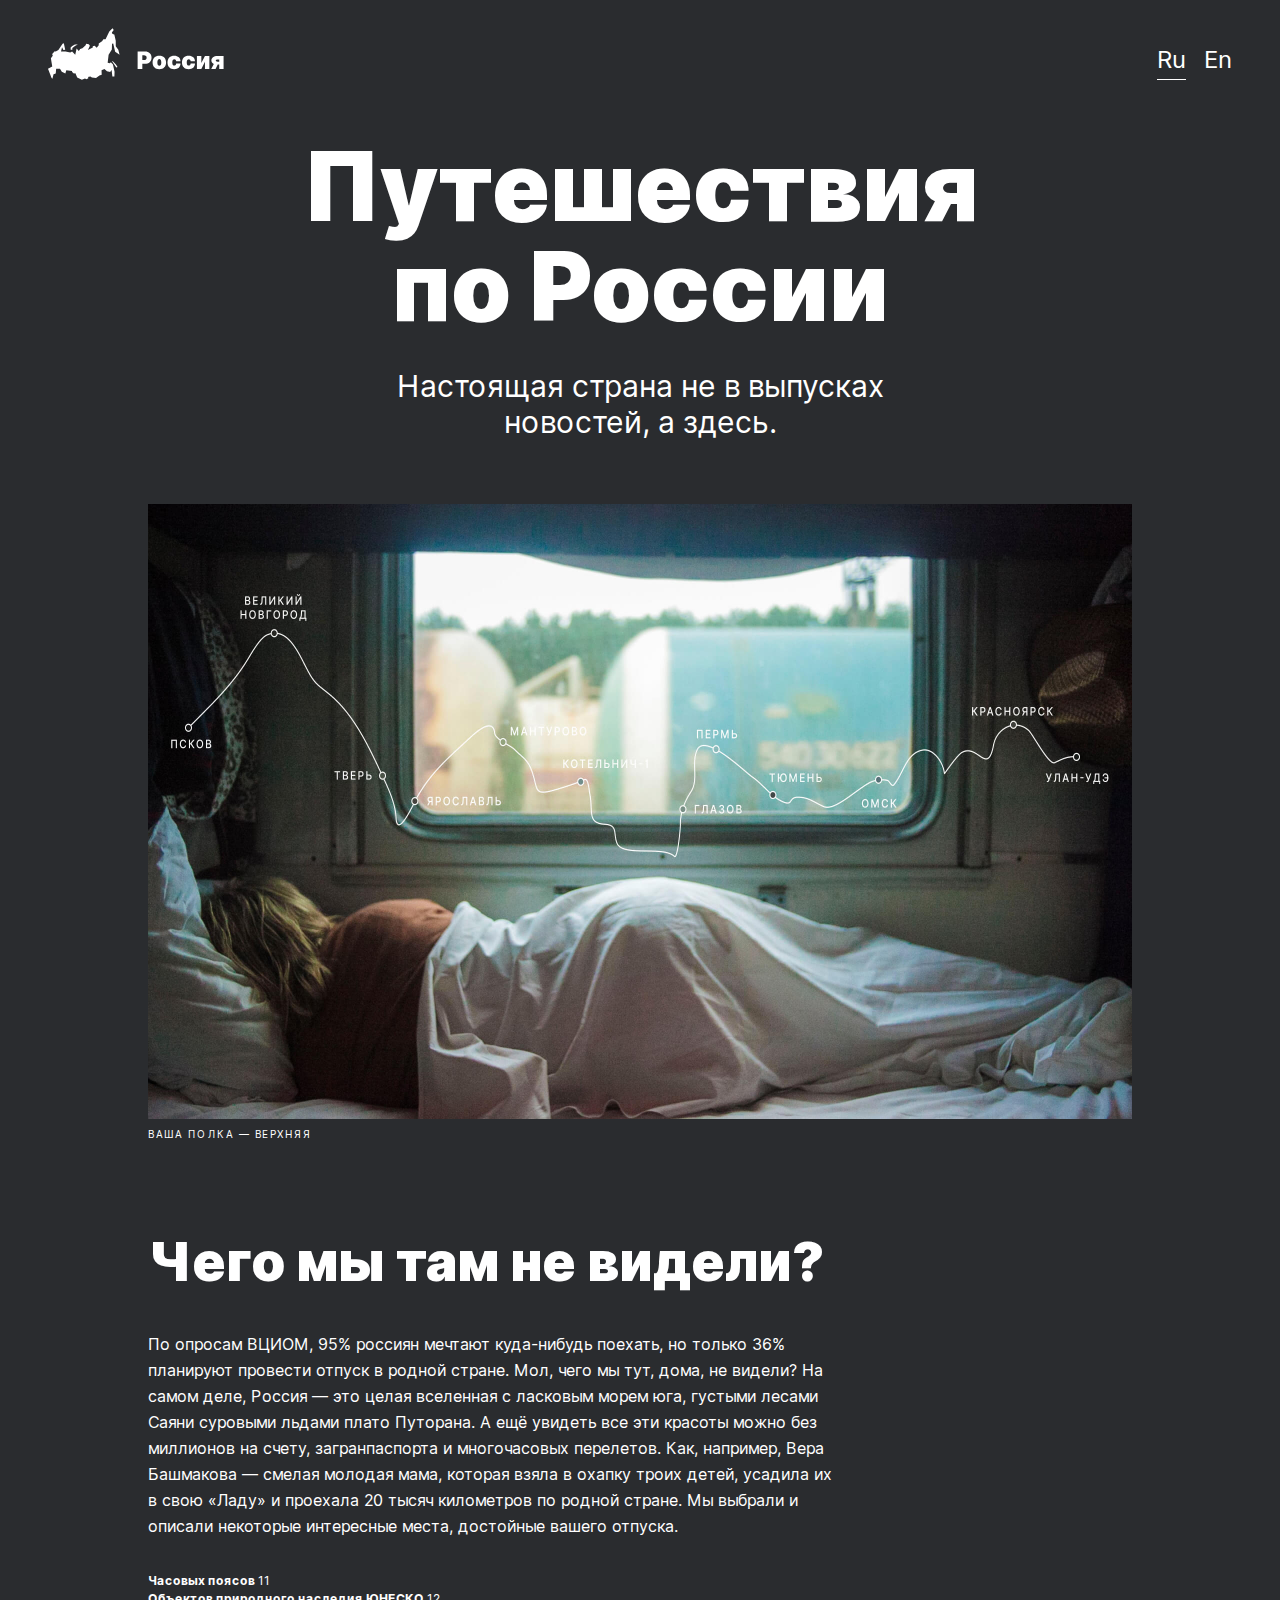
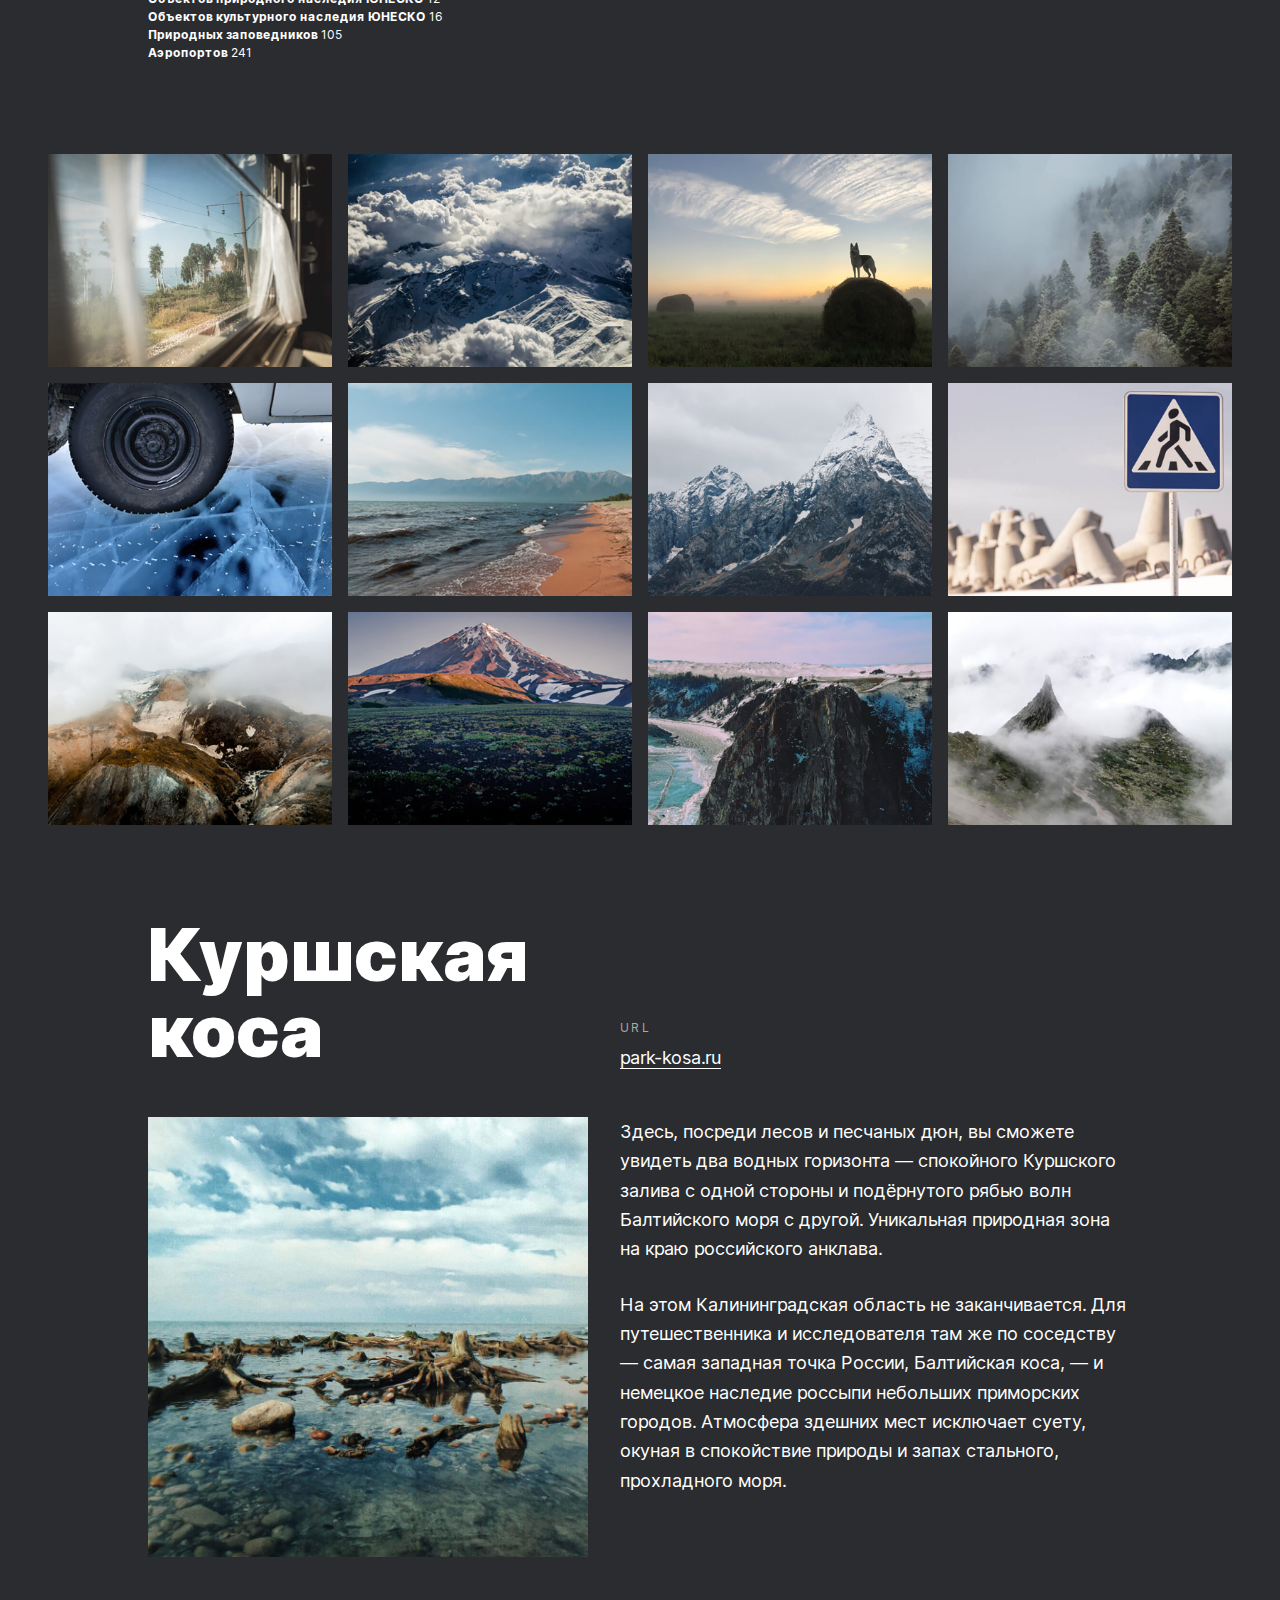
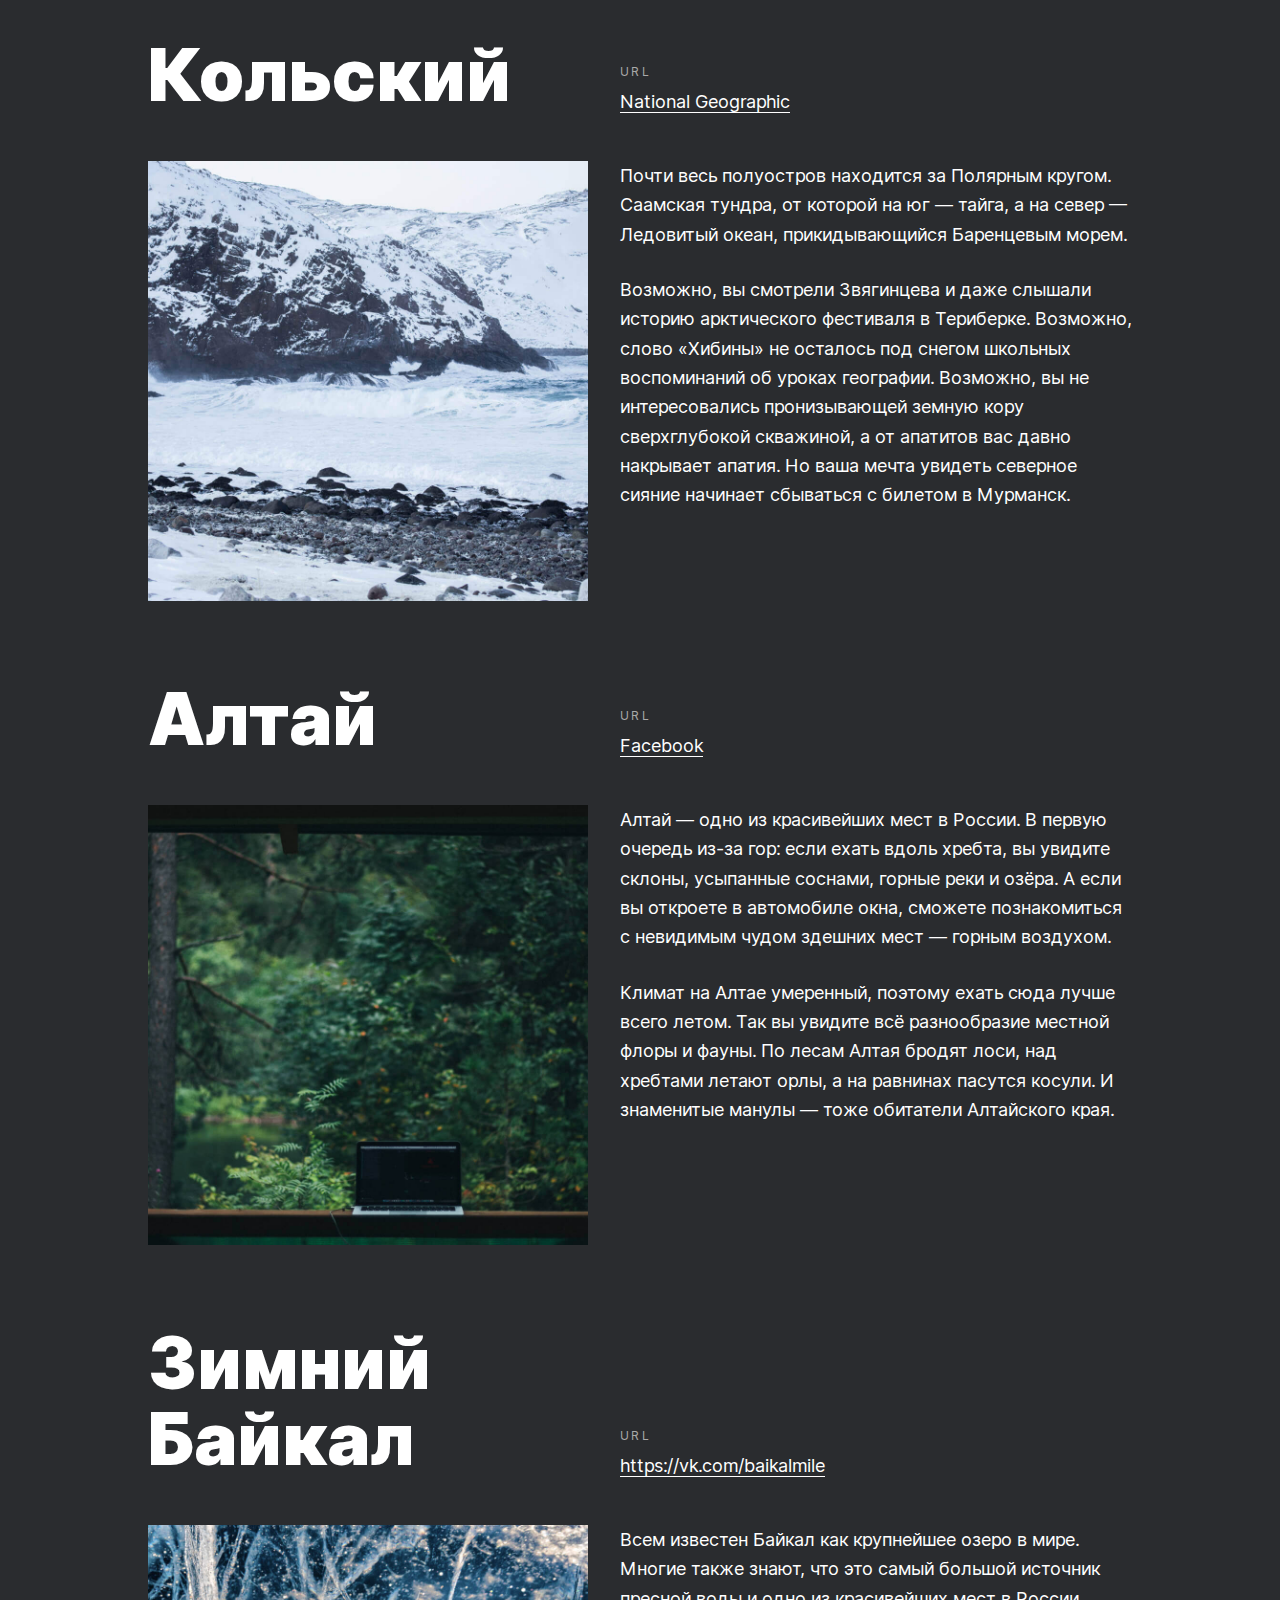
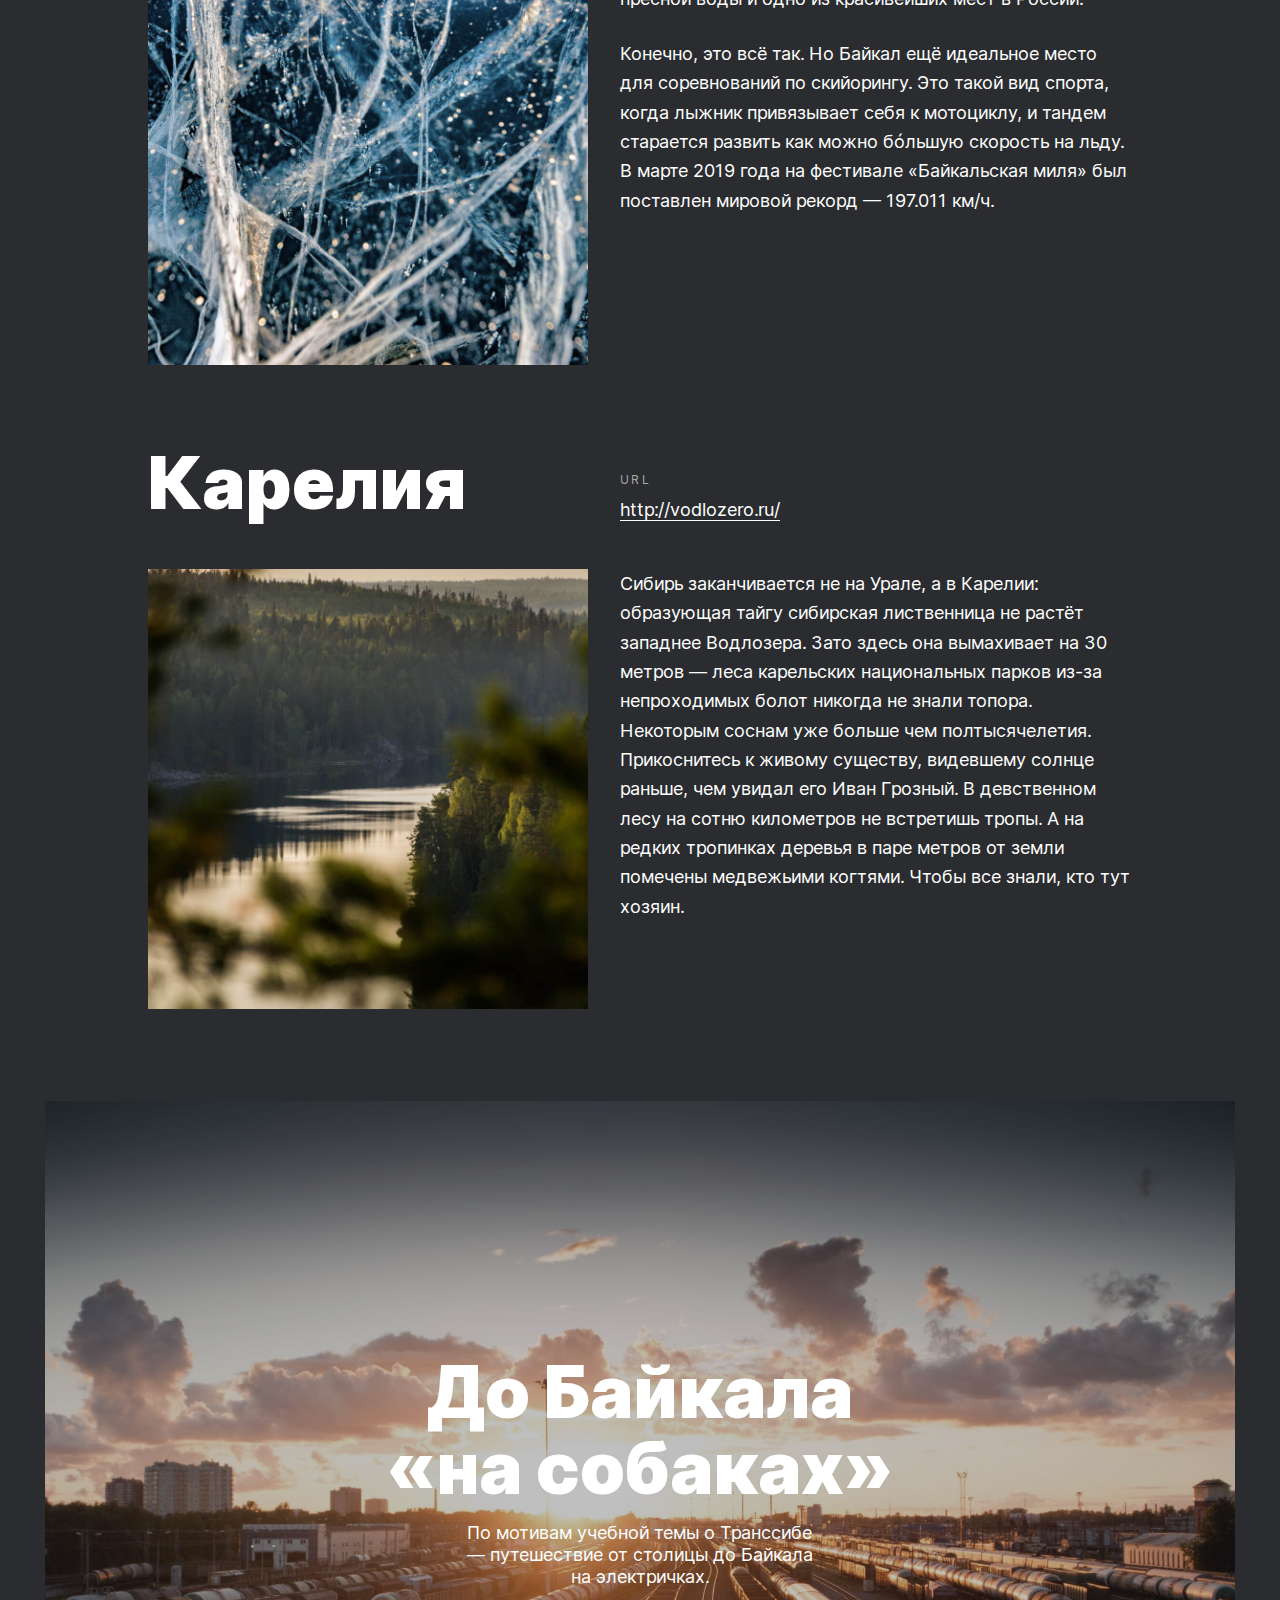
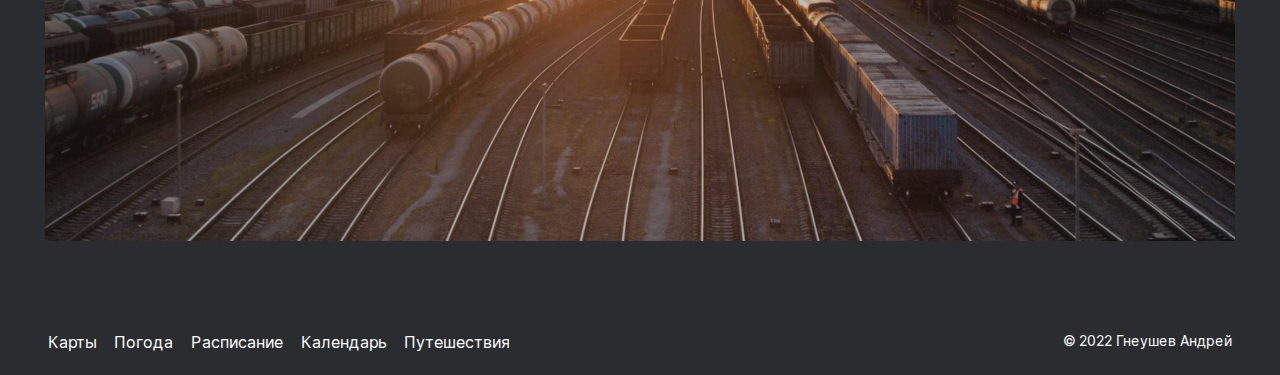
<file: index.html>
<!DOCTYPE html>
<html lang="ru">

<head>
    <meta charset="UTF-8">
    <meta name="viewport" content="width=device-width, initial-scale=1.0">
    <meta name="author" content="Гнеушев Андрей">
    <title>Путешествия по России</title>
    <link rel="stylesheet" href="pages/index.css">
</head>

<body class="body">
    <div class="page">
        <header class="header">
            <img src="image/header-logo.svg" class="header__logo" alt="Россия">
            <div class="header__lang">
                <a class="header__lang-item header__link header__link_active link" target="_self" rel="noopener" href="#">Ru</a>
                <a class="header__lang-item header__link link" target="_self" rel="noopener" href="#">En</a>
            </div>
        </header>

        <main class="content">
            <section class="lead">
                <h1 class="lead__title">Путешествия по России</h1>
                <p class="lead__subtitle">Настоящая страна не в выпусках новостей, а здесь.</p>
                <figure class="lead__container">
                    <img src="image/lead-polka.jpg" class="lead__image" alt="Девушка, вагон, карта">
                    <figcaption class="lead__caption">Ваша полка — верхняя</figcaption>
                </figure>
            </section>


            <section class="intro">
                <h2 class="intro__title">Чего мы там не видели?</h2>
                <p class="intro__text">По опросам ВЦИОМ, 95% россиян мечтают куда-нибудь поехать, но только 36% планируют провести отпуск в родной стране. Мол, чего мы тут, дома, не видели? На самом деле, Россия — это целая вселенная с ласковым морем юга, густыми лесами Саяни
                    суровыми льдами плато Путорана. А ещё увидеть все эти красоты можно без миллионов на счету, загранпаспорта и многочасовых перелетов. Как, например, Вера Башмакова — смелая молодая мама, которая взяла в охапку троих детей, усадила их
                    в свою «Ладу» и проехала 20 тысяч километров по родной стране. Мы выбрали и описали некоторые интересные места, достойные вашего отпуска.</p>
                <ul class="intro__list">
                    <li class="intro__list-item">Часовых поясов <span class="intro__number">11</span></li>
                    <li class="intro__list-item">Объектов природного наследия ЮНЕСКО <span class="intro__number">12</span></li>
                    <li class="intro__list-item">Объектов культурного наследия ЮНЕСКО <span class="intro__number">16</span></li>
                    <li class="intro__list-item">Природных заповедников <span class="intro__number">105</span></li>
                    <li class="intro__list-item">Аэропортов <span class="intro__number">241</span></li>
                </ul>
            </section>


            <section class="photo-grid">
                <img class="photo-grid__item" src="./image/photo-grid-train.jpg" alt="Пейзаж из окна">
                <img class="photo-grid__item" src="./image/photo-grid-atharva-tulsi.jpg" alt="Облака и горы">
                <img class="photo-grid__item" src="./image/photo-grid-tuman.jpg" alt="Собака и сено">
                <img class="photo-grid__item" src="./image/photo-grid-sochi.jpg" alt="Лес в тумане">
                <img class="photo-grid__item" src="./image/photo-grid-arisa.jpg" alt="Колесо машины на льду">
                <img class="photo-grid__item" src="./image/photo-grid-baikal.jpg" alt="Берег Байкала">
                <img class="photo-grid__item" src="./image/photo-grid-elbrus.jpg" alt="Эльбрус">
                <img class="photo-grid__item" src="./image/photo-grid-kondratiev.jpg" alt="Знак перехода">
                <img class="photo-grid__item" src="./image/photo-grid-kamchatka-1.jpg" alt="Камчатка">
                <img class="photo-grid__item" src="./image/photo-grid-kamchatka-2.jpg" alt="Гора на Камчатке">
                <img class="photo-grid__item" src="./image/photo-grid-baikal-2.jpg" alt="Природа Байкала">
                <img class="photo-grid__item" src="./image/photo-grid-ergaki.jpg" alt="Горы в тумане">
            </section>


            <section class="places">
                <div class="places__place">
                    <h2 class="places__title">Куршская коса</h2>
                    <div class="places__website">
                        <p class="places__url-heading">url</p>
                        <a href="http://park-kosa.ru" target="_blank" rel="noopener" class="places__link link">park-kosa.ru</a>
                    </div>
                    <img src="./image/place-kosa.jpg" alt="Куршская коса" class="places__image">
                    <div class="places__text">
                        <p class="places__paragraph">Здесь, посреди лесов и песчаных дюн, вы сможете увидеть два водных горизонта — спокойного Куршского залива с одной стороны и подёрнутого рябью волн Балтийского моря с другой. Уникальная природная зона на краю российского анклава.</p>
                        <p class="places__paragraph">На этом Калининградская область не заканчивается. Для путешественника и исследователя там же по соседству — самая западная точка России, Балтийская коса, — и немецкое наследие россыпи небольших приморских городов. Атмосфера здешних
                            мест исключает суету, окуная в спокойствие природы и запах стального, прохладного моря.</p>
                    </div>
                </div>

                <div class="places__place">
                    <h2 class="places__title">Кольский</h2>
                    <div class="places__website">
                        <p class="places__url-heading">url</p>
                        <a href="https://yourshot.nationalgeographic.com/photos/?keywords=kolskiy" target="_blank" rel="noopener" class="places__link link">National Geographic</a>
                    </div>
                    <img src="./image/place-kolsky.jpg" alt="Снежные горы" class="places__image">
                    <div class="places__text">
                        <p class="places__paragraph">Почти весь полуостров находится за Полярным кругом. Саамская тундра, от которой на юг — тайга, а на север — Ледовитый океан, прикидывающийся Баренцевым морем.</p>
                        <p class="places__paragraph">Возможно, вы смотрели Звягинцева и даже слышали историю арктического фестиваля в Териберке. Возможно, слово «Хибины» не осталось под снегом школьных воспоминаний об уроках географии. Возможно, вы не интересовались пронизывающей
                            земную кору сверхглубокой скважиной, а от апатитов вас давно накрывает апатия. Но ваша мечта увидеть северное сияние начинает сбываться с билетом в Мурманск.</p>
                    </div>
                </div>

                <div class="places__place">
                    <h2 class="places__title">Алтай</h2>
                    <div class="places__website">
                        <p class="places__url-heading">url</p>
                        <a href="https://www.facebook.com/vera.bashmakova/posts/10156011613718822" target="_blank" rel="noopener" class="places__link link">Facebook</a>
                    </div>
                    <img src="./image/place-altai.jpg" alt="Ноутбук на фоне леса" class="places__image">
                    <div class="places__text">
                        <p class="places__paragraph">Алтай — одно из красивейших мест в России. В первую очередь из-за гор: если ехать вдоль хребта, вы увидите склоны, усыпанные соснами, горные реки и озёра. А если вы откроете в автомобиле окна, сможете познакомиться с невидимым
                            чудом здешних мест — горным воздухом.</p>
                        <p class="places__paragraph">Климат на Алтае умеренный, поэтому ехать сюда лучше всего летом. Так вы увидите всё разнообразие местной флоры и фауны. По лесам Алтая бродят лоси, над хребтами летают орлы, а на равнинах пасутся косули. И знаменитые манулы — тоже
                            обитатели Алтайского края.</p>
                    </div>
                </div>

                <div class="places__place">
                    <h2 class="places__title">Зимний Байкал</h2>
                    <div class="places__website">
                        <p class="places__url-heading">url</p>
                        <a href="https://vk.com/baikalmile" target="_blank" rel="noopener" class="places__link link">https://vk.com/baikalmile</a>
                    </div>
                    <img src="./image/place-winter-baikal.jpg" alt="Лед Байкала" class="places__image">
                    <div class="places__text">
                        <p class="places__paragraph">Всем известен Байкал как крупнейшее озеро в мире. Многие также знают, что это самый большой источник пресной воды и одно из красивейших мест в России.</p>
                        <p class="places__paragraph">Конечно, это всё так. Но Байкал ещё идеальное место для соревнований по скийорингу. Это такой вид спорта, когда лыжник привязывает себя к мотоциклу, и тандем старается развить как можно бóльшую скорость на льду. В марте 2019 года
                            на фестивале «Байкальская миля» был поставлен мировой рекорд — 197.011 км/ч.</p>
                    </div>
                </div>

                <div class="places__place">
                    <h2 class="places__title">Карелия</h2>
                    <div class="places__website">
                        <p class="places__url-heading">url</p>
                        <a href="http://vodlozero.ru" target="_blank" rel="noopener" class="places__link link">http://vodlozero.ru/</a>
                    </div>
                    <img src="./image/place-karelia.jpg" alt="Панорама в Карелии" class="places__image">
                    <div class="places__text">
                        <p class="places__paragraph">Сибирь заканчивается не на Урале, а в Карелии: образующая тайгу сибирская лиственница не растёт западнее Водлозера. Зато здесь она вымахивает на 30 метров — леса карельских национальных парков из-за непроходимых болот никогда не
                            знали топора. Некоторым соснам уже больше чем полтысячелетия. Прикоснитесь к живому существу, видевшему солнце раньше, чем увидал его Иван Грозный. В девственном лесу на сотню километров не встретишь тропы. А на редких тропинках
                            деревья в паре метров от земли помечены медвежьими когтями. Чтобы все знали, кто тут хозяин.</p>
                    </div>
                </div>
            </section>

            <section class="cover">
                <a class="cover__overlay" href="https://stampsy.com/na-elektrichkakh-do-baikala" target="_blank" rel="noopener">
                    <h2 class="cover__title">До Байкала «на собаках»</h2>
                    <p class="cover__subtitle">По мотивам учебной темы о Транссибе — путешествие от столицы до Байкала на электричках.</p>
                </a>
            </section>
        </main>

        <footer class="footer">
            <nav>
                <ul class=footer__menu>
                    <li class="footer__item">
                        <a href="https://yandex.ru/maps" target="_blank" rel="noopener" class="footer__link link">Карты</a>
                    </li>
                    <li class="footer__item">
                        <a href="https://yandex.ru/pogoda" target="_blank" rel="noopener" class="footer__link link">Погода</a>
                    </li>
                    <li class="footer__item">
                        <a href="https://rasp.yandex.ru" target="_blank" rel="noopener" class="footer__link link">Расписание</a>
                    </li>
                    <li class="footer__item">
                        <a href="https://calendar.yandex.ru" target="_blank" rel="noopener" class="footer__link link">Календарь</a>
                    </li>
                    <li class="footer__item">
                        <a href="https://travel.yandex.ru" target="_blank" rel="noopener" class="footer__link link">Путешествия</a>
                    </li>
                </ul>

            </nav>
            <p class="footer__copyright"> &copy; 2022 Гнеушев Андрей</p>
        </footer>
    </div>
</body>

</html>
</file>
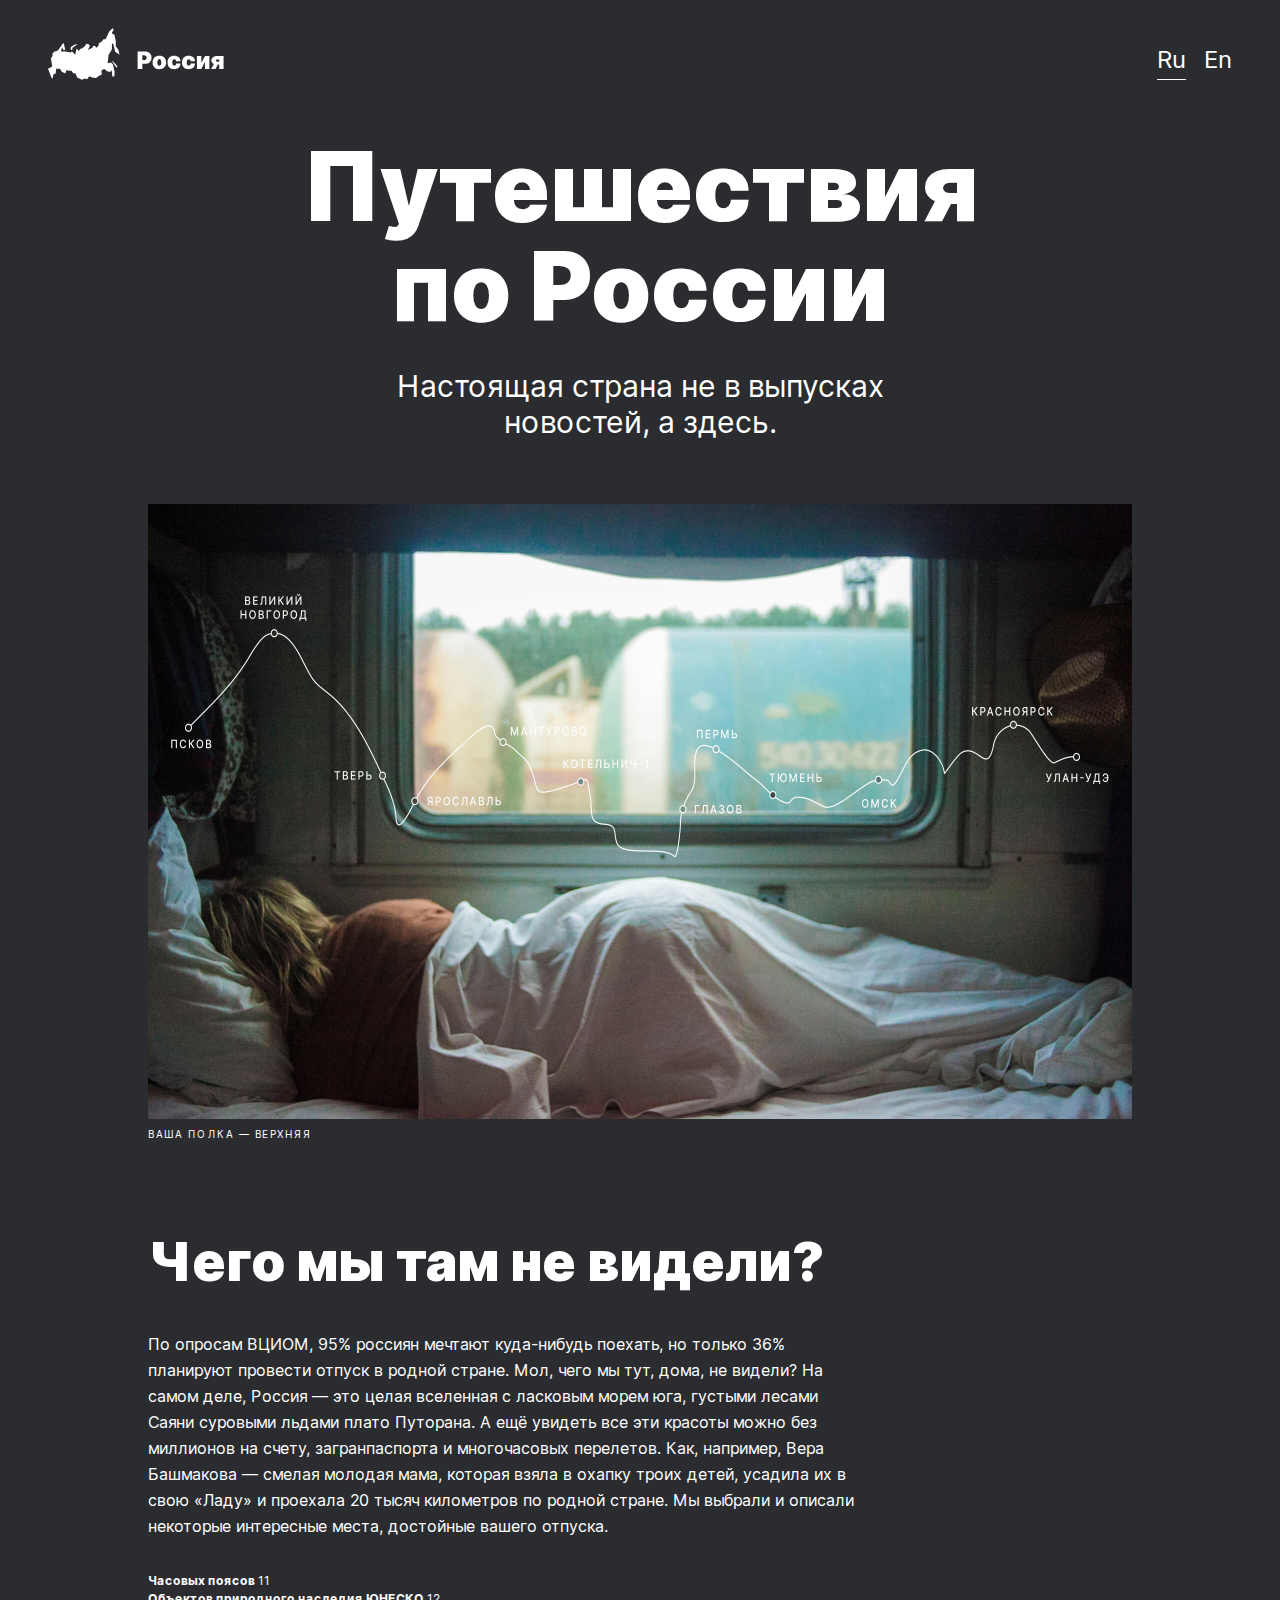
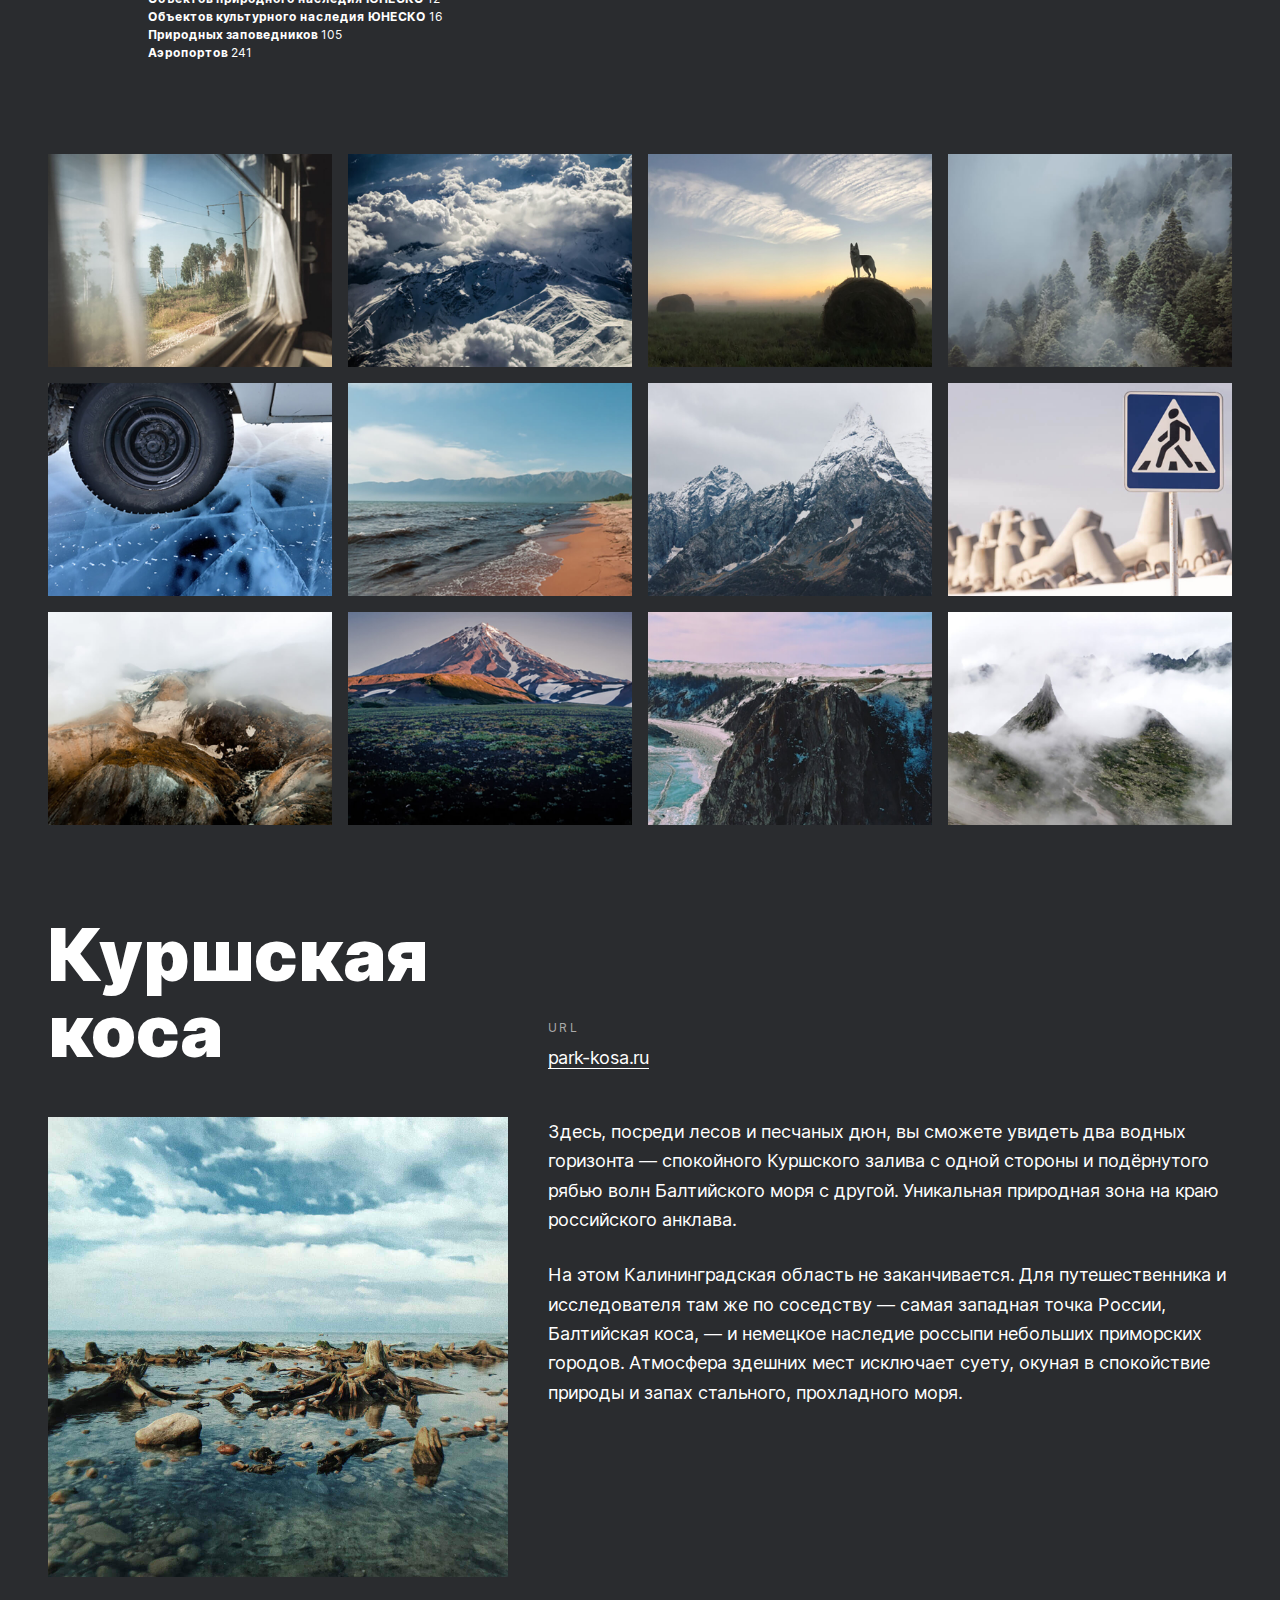
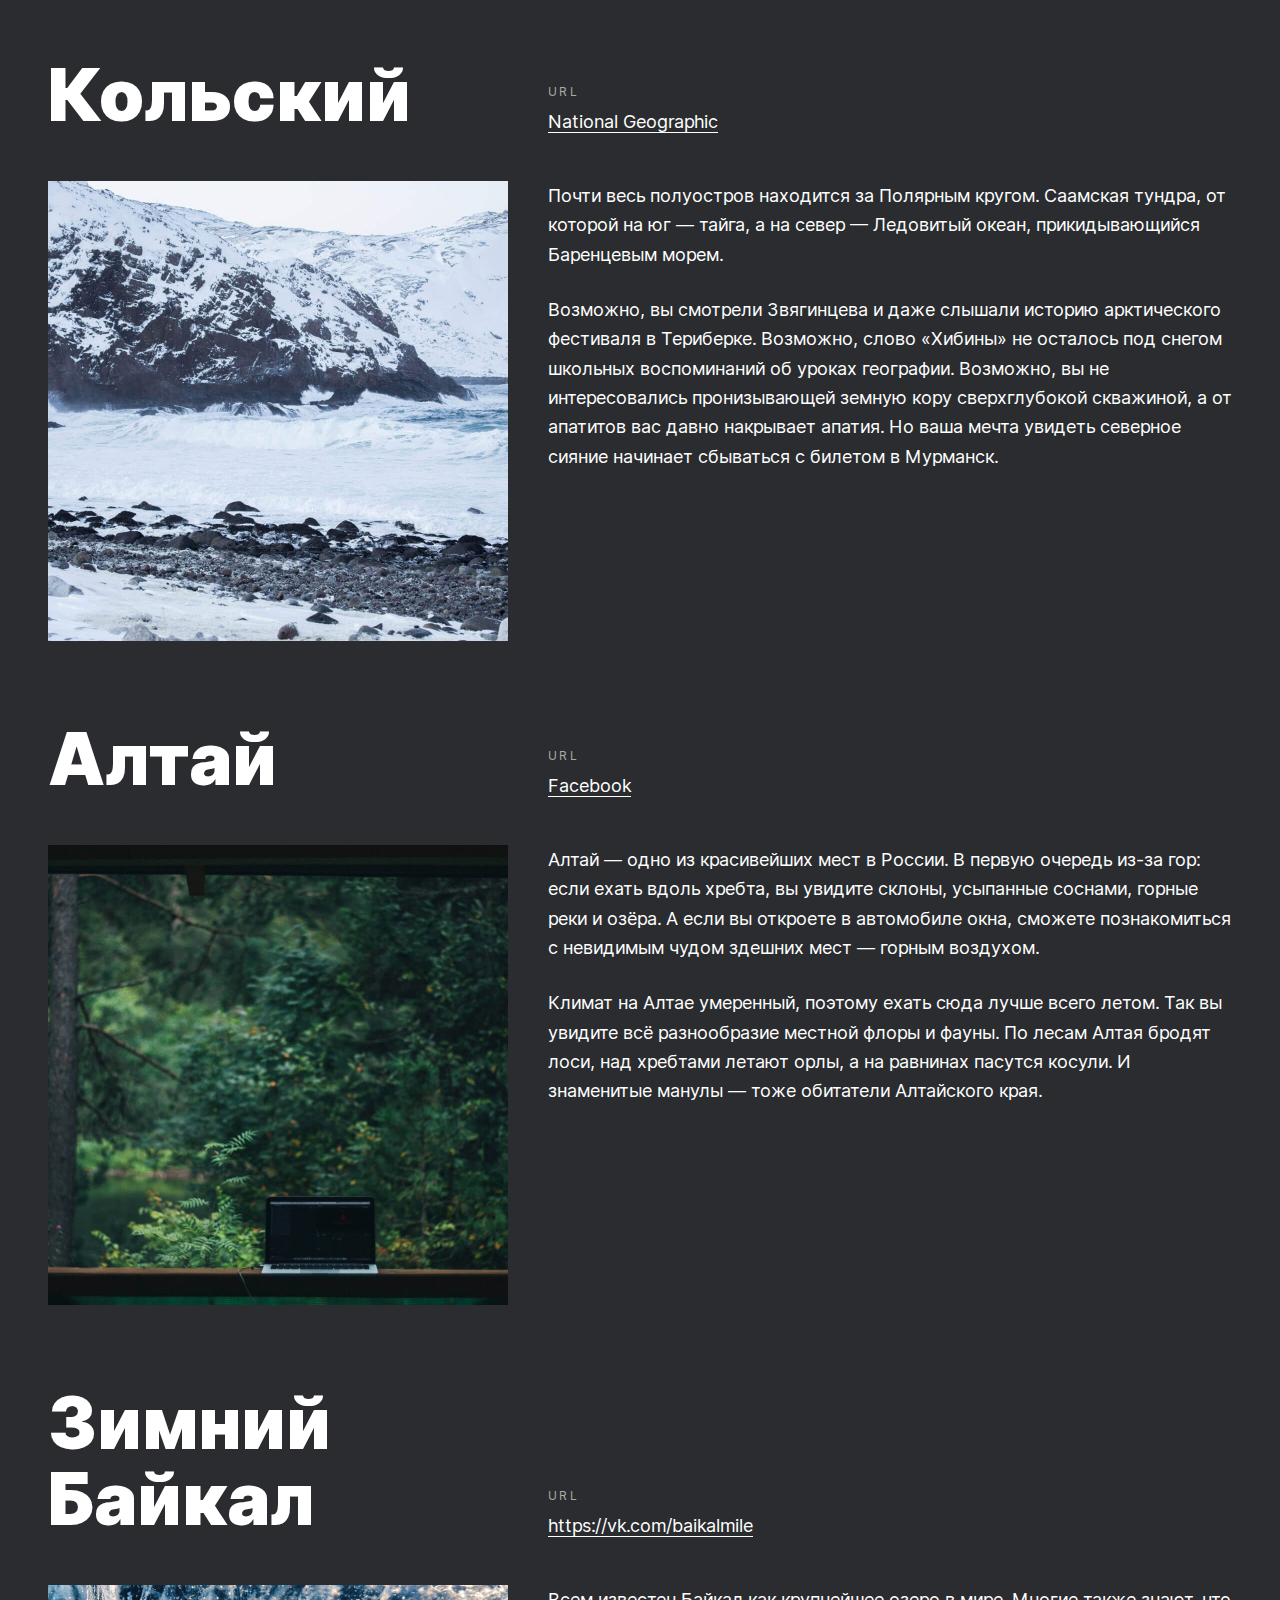
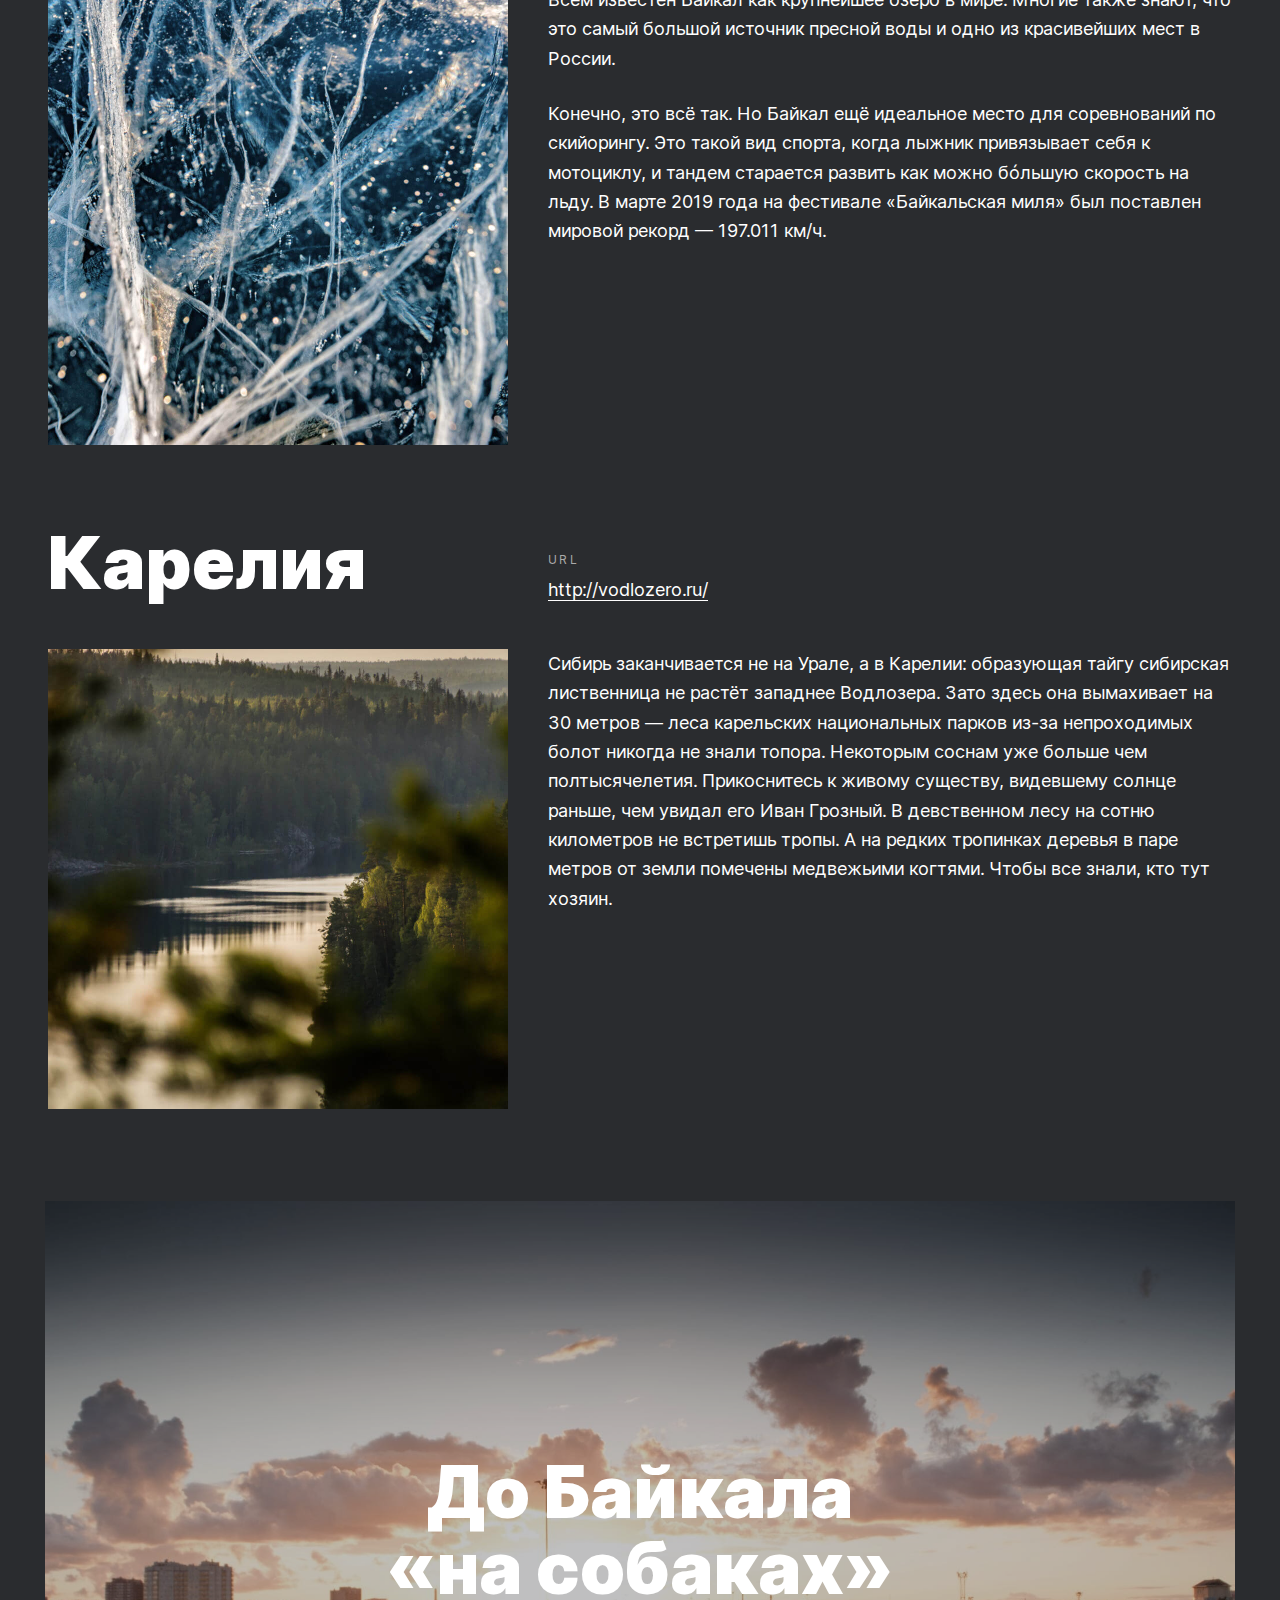
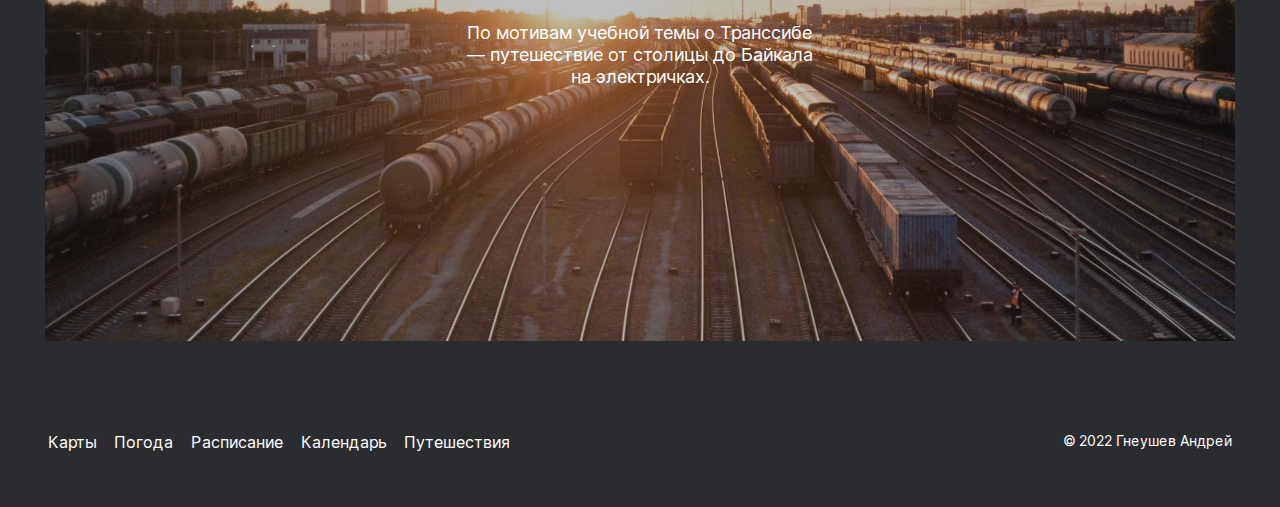
<file: rust/index.html>
<!DOCTYPE html>
<html lang="ru">

<head>
    <meta charset="UTF-8">
    <meta name="viewport" content="width=device-width, initial-scale=1.0">
    <meta name="author" content="Гнеушев Андрей">
    <title>Путешествия по России</title>
    <link rel="stylesheet" href="pages/index.css">
</head>

<body class="body">
    <div class="page">
        <header class="header">
            <img src="image/header-logo.svg" class="header__logo" alt="Россия">
            <div class="header__lang">
                <a class="header__link header__link_active link" target="_self" rel="noopener" href="#">Ru</a>
                <a class="header__link link" target="_self" rel="noopener" href="#">En</a>
            </div>
        </header>

        <main class="content">
            <section class="lead">
                <h1 class="lead__title">Путешествия по России</h1>
                <p class="lead__subtitle">Настоящая страна не в выпусках новостей, а здесь.</p>
                <figure class="lead__container">
                    <img src="image/lead-polka.jpg" class="lead__image" alt="Девушка, вагон, карта">
                    <figcaption class="lead__caption">Ваша полка — верхняя</figcaption>
                </figure>
            </section>


            <section class="intro">
                <h2 class="intro__title">Чего мы там не видели?</h2>
                <p class="intro__text">По опросам ВЦИОМ, 95% россиян мечтают куда-нибудь поехать, но только 36% планируют провести отпуск в родной стране. Мол, чего мы тут, дома, не видели? На самом деле, Россия — это целая вселенная с ласковым морем юга, густыми лесами Саяни
                    суровыми льдами плато Путорана. А ещё увидеть все эти красоты можно без миллионов на счету, загранпаспорта и многочасовых перелетов. Как, например, Вера Башмакова — смелая молодая мама, которая взяла в охапку троих детей, усадила их
                    в свою «Ладу» и проехала 20 тысяч километров по родной стране. Мы выбрали и описали некоторые интересные места, достойные вашего отпуска.</p>
                <ul class="intro__list">
                    <li class="intro__list-item">Часовых поясов <span class="intro__number">11</span></li>
                    <li class="intro__list-item">Объектов природного наследия ЮНЕСКО <span class="intro__number">12</span></li>
                    <li class="intro__list-item">Объектов культурного наследия ЮНЕСКО <span class="intro__number">16</span></li>
                    <li class="intro__list-item">Природных заповедников <span class="intro__number">105</span></li>
                    <li class="intro__list-item">Аэропортов <span class="intro__number">241</span></li>
                </ul>
            </section>


            <section class="photo-grid">
                <img class="photo-grid__item" src="./image/photo-grid-train.jpg" alt="Пейзаж из окна">
                <img class="photo-grid__item" src="./image/photo-grid-atharva-tulsi.jpg" alt="Облака и горы">
                <img class="photo-grid__item" src="./image/photo-grid-tuman.jpg" alt="Собака и сено">
                <img class="photo-grid__item" src="./image/photo-grid-sochi.jpg" alt="Лес в тумане">
                <img class="photo-grid__item" src="./image/photo-grid-arisa.jpg" alt="Колесо машины на льду">
                <img class="photo-grid__item" src="./image/photo-grid-baikal.jpg" alt="Берег Байкала">
                <img class="photo-grid__item" src="./image/photo-grid-elbrus.jpg" alt="Эльбрус">
                <img class="photo-grid__item" src="./image/photo-grid-kondratiev.jpg" alt="Знак перехода">
                <img class="photo-grid__item" src="./image/photo-grid-kamchatka-1.jpg" alt="Камчатка">
                <img class="photo-grid__item" src="./image/photo-grid-kamchatka-2.jpg" alt="Гора на Камчатке">
                <img class="photo-grid__item" src="./image/photo-grid-baikal-2.jpg" alt="Природа Байкала">
                <img class="photo-grid__item" src="./image/photo-grid-ergaki.jpg" alt="Горы в тумане">
            </section>


            <section class="places">
                <div class="places__place">
                    <h2 class="places__title">Куршская коса</h2>
                    <div class="places__website">
                        <p class="places__url-heading">url</p>
                        <a href="http://park-kosa.ru" target="_blank" rel="noopener" class="places__link link">park-kosa.ru</a>
                    </div>
                    <img src="./image/place-kosa.jpg" alt="Куршская коса" class="places__image">
                    <div class="places__text">
                        <p class="places__paragraph">Здесь, посреди лесов и песчаных дюн, вы сможете увидеть два водных горизонта — спокойного Куршского залива с одной стороны и подёрнутого рябью волн Балтийского моря с другой. Уникальная природная зона на краю российского анклава.</p>
                        <p class="places__paragraph">На этом Калининградская область не заканчивается. Для путешественника и исследователя там же по соседству — самая западная точка России, Балтийская коса, — и немецкое наследие россыпи небольших приморских городов. Атмосфера здешних
                            мест исключает суету, окуная в спокойствие природы и запах стального, прохладного моря.</p>
                    </div>
                </div>

                <div class="places__place">
                    <h2 class="places__title">Кольский</h2>
                    <div class="places__website">
                        <p class="places__url-heading">url</p>
                        <a href="https://yourshot.nationalgeographic.com/photos/?keywords=kolskiy" target="_blank" rel="noopener" class="places__link link">National Geographic</a>
                    </div>
                    <img src="./image/place-kolsky.jpg" alt="Снежные горы" class="places__image">
                    <div class="places__text">
                        <p class="places__paragraph">Почти весь полуостров находится за Полярным кругом. Саамская тундра, от которой на юг — тайга, а на север — Ледовитый океан, прикидывающийся Баренцевым морем.</p>
                        <p class="places__paragraph">Возможно, вы смотрели Звягинцева и даже слышали историю арктического фестиваля в Териберке. Возможно, слово «Хибины» не осталось под снегом школьных воспоминаний об уроках географии. Возможно, вы не интересовались пронизывающей
                            земную кору сверхглубокой скважиной, а от апатитов вас давно накрывает апатия. Но ваша мечта увидеть северное сияние начинает сбываться с билетом в Мурманск.</p>
                    </div>
                </div>

                <div class="places__place">
                    <h2 class="places__title">Алтай</h2>
                    <div class="places__website">
                        <p class="places__url-heading">url</p>
                        <a href="https://www.facebook.com/vera.bashmakova/posts/10156011613718822" target="_blank" rel="noopener" class="places__link link">Facebook</a>
                    </div>
                    <img src="./image/place-altai.jpg" alt="Ноутбук на фоне леса" class="places__image">
                    <div class="places__text">
                        <p class="places__paragraph">Алтай — одно из красивейших мест в России. В первую очередь из-за гор: если ехать вдоль хребта, вы увидите склоны, усыпанные соснами, горные реки и озёра. А если вы откроете в автомобиле окна, сможете познакомиться с невидимым
                            чудом здешних мест — горным воздухом.</p>
                        <p class="places__paragraph">Климат на Алтае умеренный, поэтому ехать сюда лучше всего летом. Так вы увидите всё разнообразие местной флоры и фауны. По лесам Алтая бродят лоси, над хребтами летают орлы, а на равнинах пасутся косули. И знаменитые манулы — тоже
                            обитатели Алтайского края.</p>
                    </div>
                </div>

                <div class="places__place">
                    <h2 class="places__title">Зимний Байкал</h2>
                    <div class="places__website">
                        <p class="places__url-heading">url</p>
                        <a href="https://vk.com/baikalmile" target="_blank" rel="noopener" class="places__link link">https://vk.com/baikalmile</a>
                    </div>
                    <img src="./image/place-winter-baikal.jpg" alt="Лед Байкала" class="places__image">
                    <div class="places__text">
                        <p class="places__paragraph">Всем известен Байкал как крупнейшее озеро в мире. Многие также знают, что это самый большой источник пресной воды и одно из красивейших мест в России.</p>
                        <p class="places__paragraph">Конечно, это всё так. Но Байкал ещё идеальное место для соревнований по скийорингу. Это такой вид спорта, когда лыжник привязывает себя к мотоциклу, и тандем старается развить как можно бóльшую скорость на льду. В марте 2019 года
                            на фестивале «Байкальская миля» был поставлен мировой рекорд — 197.011 км/ч.</p>
                    </div>
                </div>

                <div class="places__place">
                    <h2 class="places__title">Карелия</h2>
                    <div class="places__website">
                        <p class="places__url-heading">url</p>
                        <a href="http://vodlozero.ru" target="_blank" rel="noopener" class="places__link link">http://vodlozero.ru/</a>
                    </div>
                    <img src="./image/place-karelia.jpg" alt="Панорама в Карелии" class="places__image">
                    <div class="places__text">
                        <p class="places__paragraph">Сибирь заканчивается не на Урале, а в Карелии: образующая тайгу сибирская лиственница не растёт западнее Водлозера. Зато здесь она вымахивает на 30 метров — леса карельских национальных парков из-за непроходимых болот никогда не
                            знали топора. Некоторым соснам уже больше чем полтысячелетия. Прикоснитесь к живому существу, видевшему солнце раньше, чем увидал его Иван Грозный. В девственном лесу на сотню километров не встретишь тропы. А на редких тропинках
                            деревья в паре метров от земли помечены медвежьими когтями. Чтобы все знали, кто тут хозяин.</p>
                    </div>
                </div>
            </section>

            <section class="cover">
                <a class="cover__overlay" href="https://stampsy.com/na-elektrichkakh-do-baikala" target="_blank" rel="noopener">
                    <h2 class="cover__title">До Байкала «на собаках»</h2>
                    <p class="cover__subtitle">По мотивам учебной темы о Транссибе — путешествие от столицы до Байкала на электричках.</p>
                </a>
            </section>
        </main>

        <footer class="footer">
            <nav>
                <ul class=footer__menu>
                    <li class="footer__item">
                        <a href="https://yandex.ru/maps" target="_blank" rel="noopener" class="footer__link link">Карты</a>
                    </li>
                    <li class="footer__item">
                        <a href="https://yandex.ru/pogoda" target="_blank" rel="noopener" class="footer__link link">Погода</a>
                    </li>
                    <li class="footer__item">
                        <a href="https://rasp.yandex.ru" target="_blank" rel="noopener" class="footer__link link">Расписание</a>
                    </li>
                    <li class="footer__item">
                        <a href="https://calendar.yandex.ru" target="_blank" rel="noopener" class="footer__link link">Календарь</a>
                    </li>
                    <li class="footer__item">
                        <a href="https://travel.yandex.ru" target="_blank" rel="noopener" class="footer__link link">Путешествия</a>
                    </li>
                </ul>
            </nav>
            <p class="footer__copyright"> &copy; 2022 Гнеушев Андрей</p>
        </footer>
    </div>
</body>

</html>
</file>
<file: pages/index.css>
@import url(../vendor/normalize.css);
@import url(../vendor/fonts/inter.css);
@import url(../blocks/body/body.css);
@import url(../blocks/page/page.css);
@import url(../blocks/header/header.css);
@import url(../blocks/header/__logo/header__logo.css);
@import url(../blocks/header/__link/header__link.css);
@import url(../blocks/header/__lang/header__lang.css);
@import url(../blocks/header/__link/__link_active/header__link_active.css);
@import url(../blocks/lead/lead.css);
@import url(../blocks/lead/__title/lead__title.css);
@import url(../blocks/lead/__subtitle/lead__subtitle.css);
@import url(../blocks/lead/__image/lead__image.css);
@import url(../blocks/lead/__container/lead__container.css);
@import url(../blocks/lead/__caption/lead__caption.css);
@import url(../blocks/intro/intro.css);
@import url(../blocks/intro/__title/intro__title.css);
@import url(../blocks/intro/__text/intro__text.css);
@import url(../blocks/intro/__number/intro__number.css);
@import url(../blocks/intro/__list-item/intro__list-item.css);
@import url(../blocks/intro/__list/intro__list.css);
@import url(../blocks/photo-grid/photo-grid.css);
@import url(../blocks/photo-grid/__item/photo-grid__item.css);
@import url(../blocks/places/places.css);
@import url(../blocks/places/__website/places__website.css);
@import url(../blocks/places/__url-heading/places__url-heading.css);
@import url(../blocks/places/__title/places__title.css);
@import url(../blocks/places/__text/places__text.css);
@import url(../blocks/places/__place/places__place.css);
@import url(../blocks/places/__paragraph/places__paragraph.css);
@import url(../blocks/places/__link/places__link.css);
@import url(../blocks/places/__image/places__image.css);
@import url(../blocks/cover/__title/cover__title.css);
@import url(../blocks/cover/cover.css);
@import url(../blocks/cover/__subtitle/cover__subtitle.css);
@import url(../blocks/cover/__overlay/cover__overlay.css);
@import url(../blocks/footer/__copyright/footer__copyright.css);
@import url(../blocks/footer/__item/footer__item.css);
@import url(../blocks/footer/__link/footer__link.css);
@import url(../blocks/footer/footer.css);
@import url(../blocks/footer/__menu/footer__menu.css);
@import url(../blocks/link/link.css);
</file>
<file: rust/pages/index.css>
@import url(../vendor/normalize.css);
@import url(../vendor/fonts/inter.css);
@import url(../blocks/body/body.css);
@import url(../blocks/page/page.css);
@import url(../blocks/header/header.css);
@import url(../blocks/header/__logo/header__logo.css);
@import url(../blocks/header/__link/header__link.css);
@import url(../blocks/header/__lang/header__lang.css);
@import url(../blocks/header/__link/_active/header__link_active.css);
@import url(../blocks/lead/lead.css);
@import url(../blocks/lead/__title/lead__title.css);
@import url(../blocks/lead/__subtitle/lead__subtitle.css);
@import url(../blocks/lead/__image/lead__image.css);
@import url(../blocks/lead/__container/lead__container.css);
@import url(../blocks/lead/__caption/lead__caption.css);
@import url(../blocks/intro/intro.css);
@import url(../blocks/intro/__title/intro__title.css);
@import url(../blocks/intro/__text/intro__text.css);
@import url(../blocks/intro/__number/intro__number.css);
@import url(../blocks/intro/__list-item/intro__list-item.css);
@import url(../blocks/intro/__list/intro__list.css);
@import url(../blocks/photo-grid/photo-grid.css);
@import url(../blocks/photo-grid/__item/photo-grid__item.css);
@import url(../blocks/places/places.css);
@import url(../blocks/places/__website/places__website.css);
@import url(../blocks/places/__url-heading/places__url-heading.css);
@import url(../blocks/places/__title/places__title.css);
@import url(../blocks/places/__text/places__text.css);
@import url(../blocks/places/__place/places__place.css);
@import url(../blocks/places/__paragraph/places__paragraph.css);
@import url(../blocks/places/__link/places__link.css);
@import url(../blocks/places/__image/places__image.css);
@import url(../blocks/cover/__title/cover__title.css);
@import url(../blocks/cover/cover.css);
@import url(../blocks/cover/__subtitle/cover__subtitle.css);
@import url(../blocks/cover/__overlay/cover__overlay.css);
@import url(../blocks/footer/__copyright/footer__copyright.css);
@import url(../blocks/footer/__item/footer__item.css);
@import url(../blocks/footer/__link/footer__link.css);
@import url(../blocks/footer/footer.css);
@import url(../blocks/footer/__menu/footer__menu.css);
@import url(../blocks/link/link.css);
</file>
